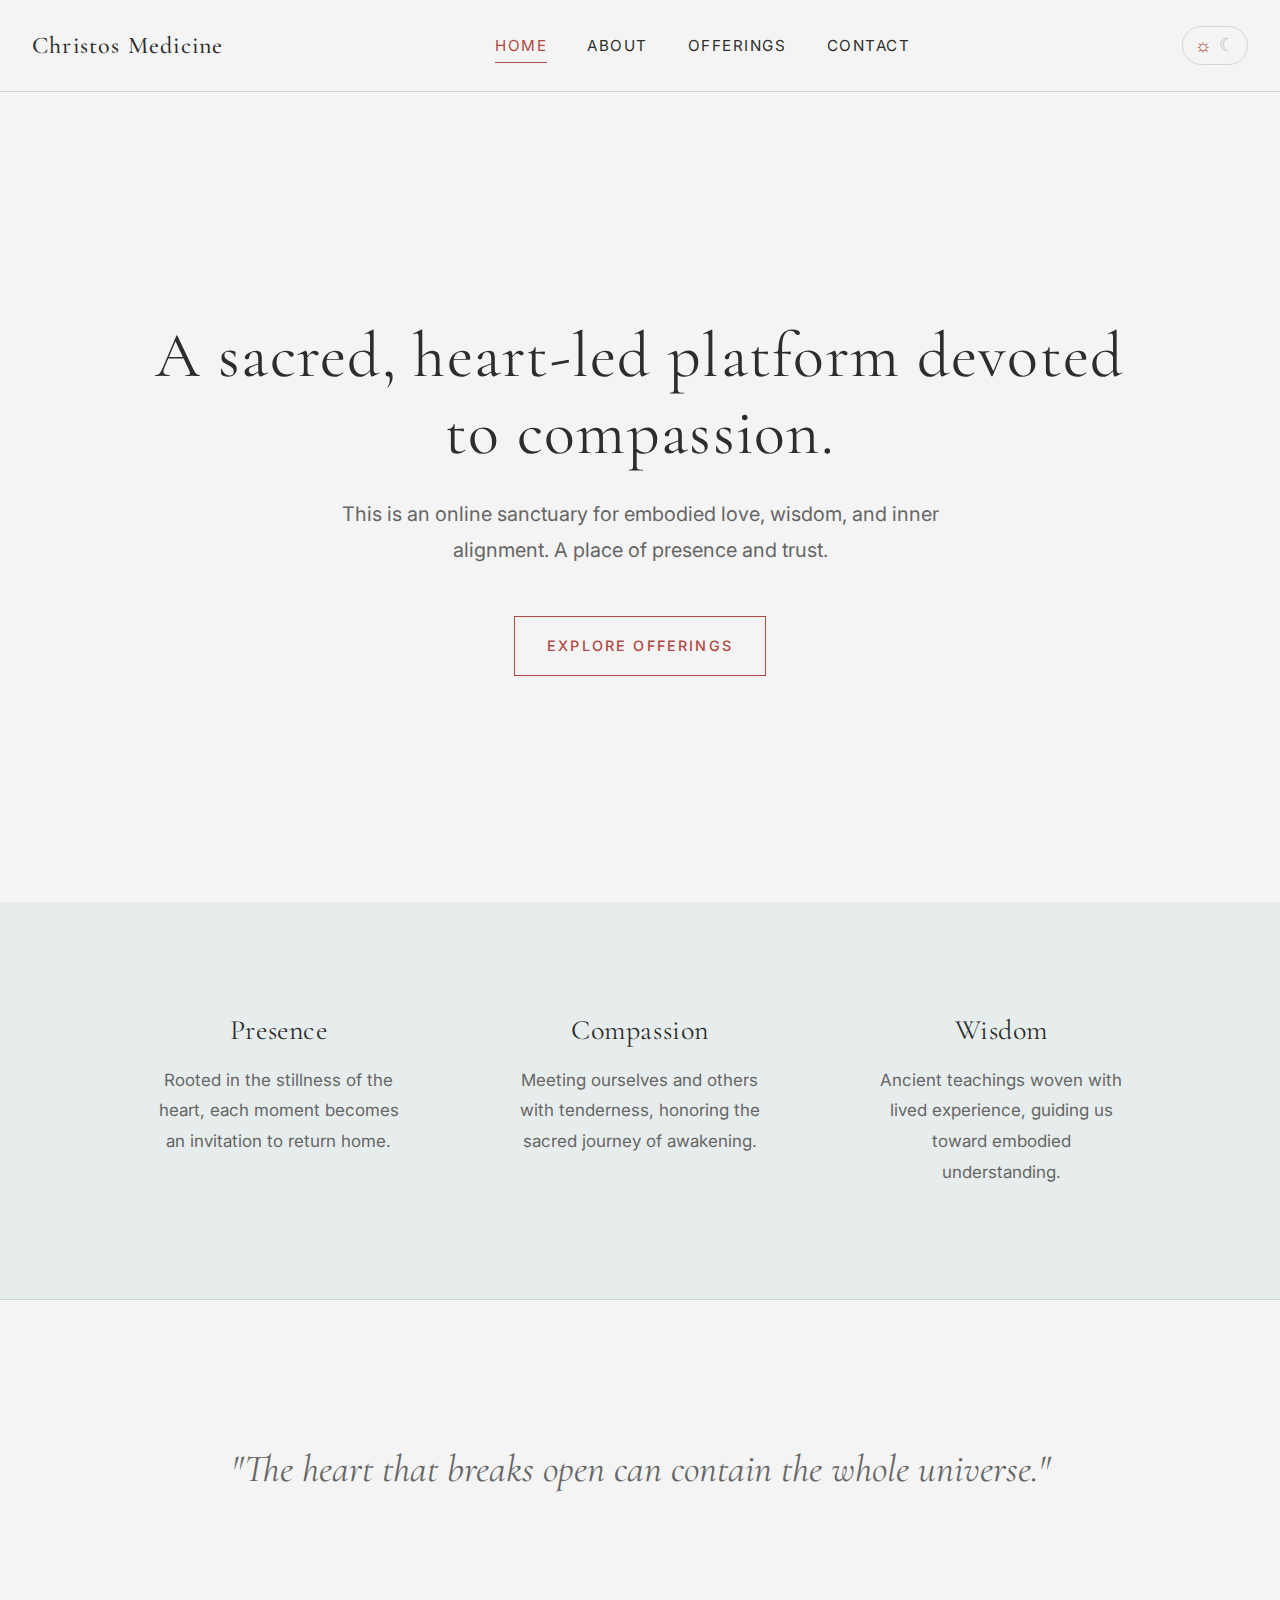
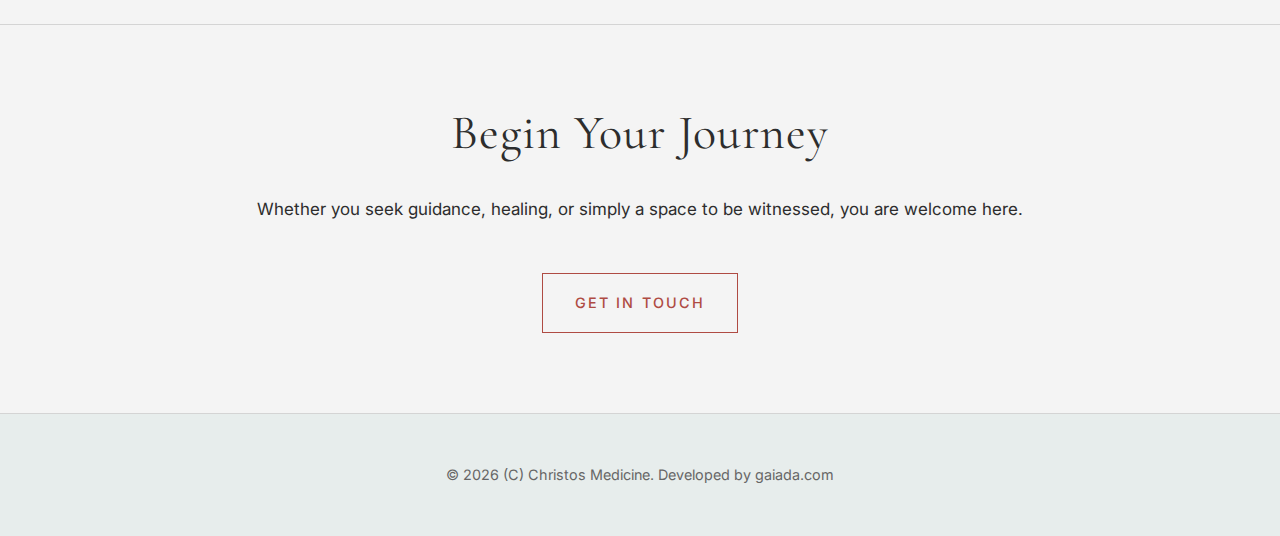
<file: index.html>
<!DOCTYPE html>
<html lang="en" data-theme="light">
<head>
    <meta charset="UTF-8">
    <meta name="viewport" content="width=device-width, initial-scale=1.0">
    <title>Christos Medicine - Home</title>
    <link rel="stylesheet" href="src/styles.css">
    <link rel="preconnect" href="https://fonts.googleapis.com">
    <link rel="preconnect" href="https://fonts.gstatic.com" crossorigin>
    <link href="https://fonts.googleapis.com/css2?family=Cormorant+Garamond:ital,wght@0,300;0,400;0,500;1,300;1,400&family=Inter:wght@300;400;500&display=swap" rel="stylesheet">
</head>
<body>

    <header class="site-header">
        <div class="logo">
            <a href="index.html">Christos Medicine</a>
        </div>
        <nav class="main-nav">
            <ul>
                <li><a href="index.html" class="active">Home</a></li>
                <li><a href="pages/about.html">About</a></li>
                <li><a href="pages/offerings.html">Offerings</a></li>
                <li><a href="pages/contact.html">Contact</a></li>
            </ul>
        </nav>
        <button class="theme-toggle" id="themeToggle" aria-label="Toggle theme">
            <span class="theme-icon sun">&#9788;</span>
            <span class="theme-icon moon">&#9790;</span>
        </button>
    </header>

    <main>
        <section class="hero">
            <div class="container">
                <h1>A sacred, heart-led platform devoted to compassion.</h1>
                <p class="subtitle">This is an online sanctuary for embodied love, wisdom, and inner alignment. A place of presence and trust.</p>
                <a href="pages/offerings.html" class="cta-button">Explore Offerings</a>
            </div>
        </section>

        <section class="intro-section">
            <div class="container">
                <div class="intro-grid">
                    <div class="intro-card">
                        <h3>Presence</h3>
                        <p>Rooted in the stillness of the heart, each moment becomes an invitation to return home.</p>
                    </div>
                    <div class="intro-card">
                        <h3>Compassion</h3>
                        <p>Meeting ourselves and others with tenderness, honoring the sacred journey of awakening.</p>
                    </div>
                    <div class="intro-card">
                        <h3>Wisdom</h3>
                        <p>Ancient teachings woven with lived experience, guiding us toward embodied understanding.</p>
                    </div>
                </div>
            </div>
        </section>

        <section class="quote-section">
            <div class="container">
                <blockquote>
                    <p>"The heart that breaks open can contain the whole universe."</p>
                </blockquote>
            </div>
        </section>

        <section class="cta-section">
            <div class="container">
                <h2>Begin Your Journey</h2>
                <p>Whether you seek guidance, healing, or simply a space to be witnessed, you are welcome here.</p>
                <a href="pages/contact.html" class="cta-button">Get in Touch</a>
            </div>
        </section>
    </main>

    <footer class="site-footer">
        <div class="container">
            <p>&copy; 2026 (C) Christos Medicine. Developed by gaiada.com</p>
        </div>
    </footer>

    <script src="src/script.js"></script>
</body>
</html>
</file>
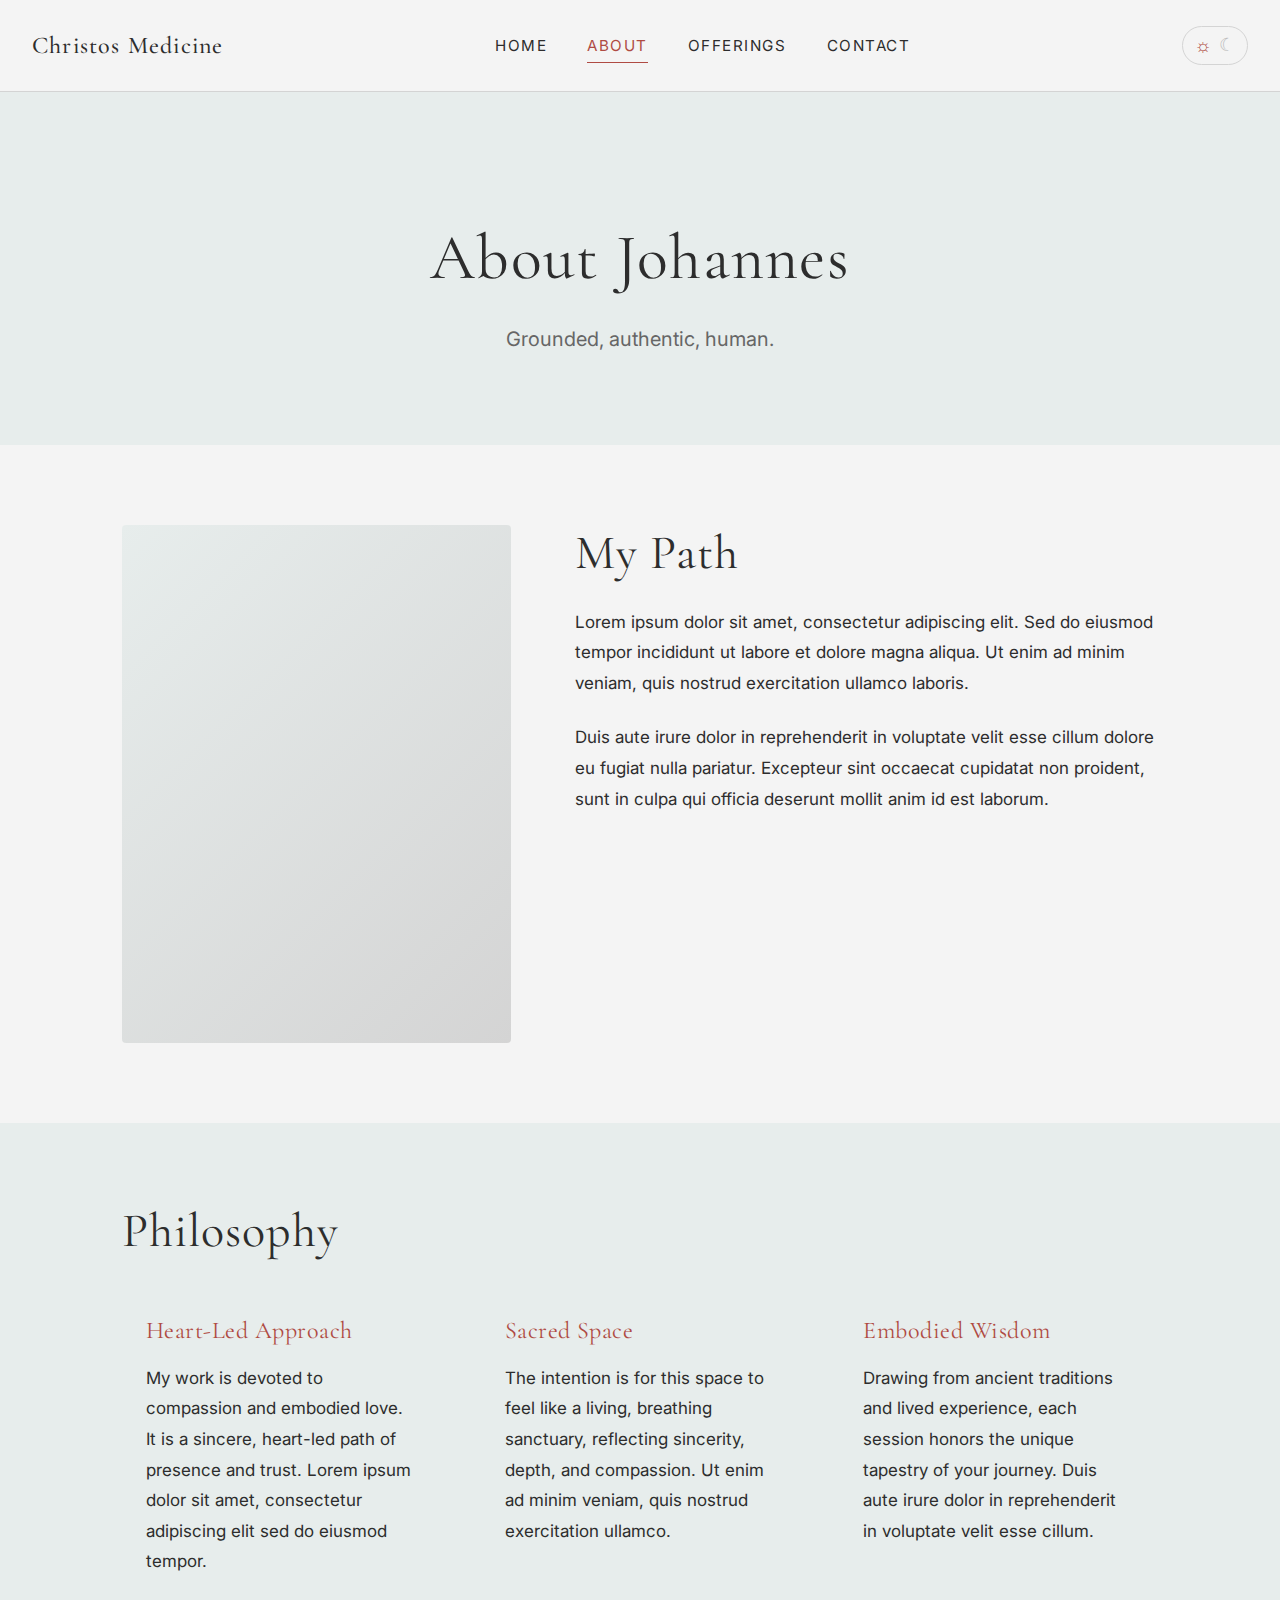
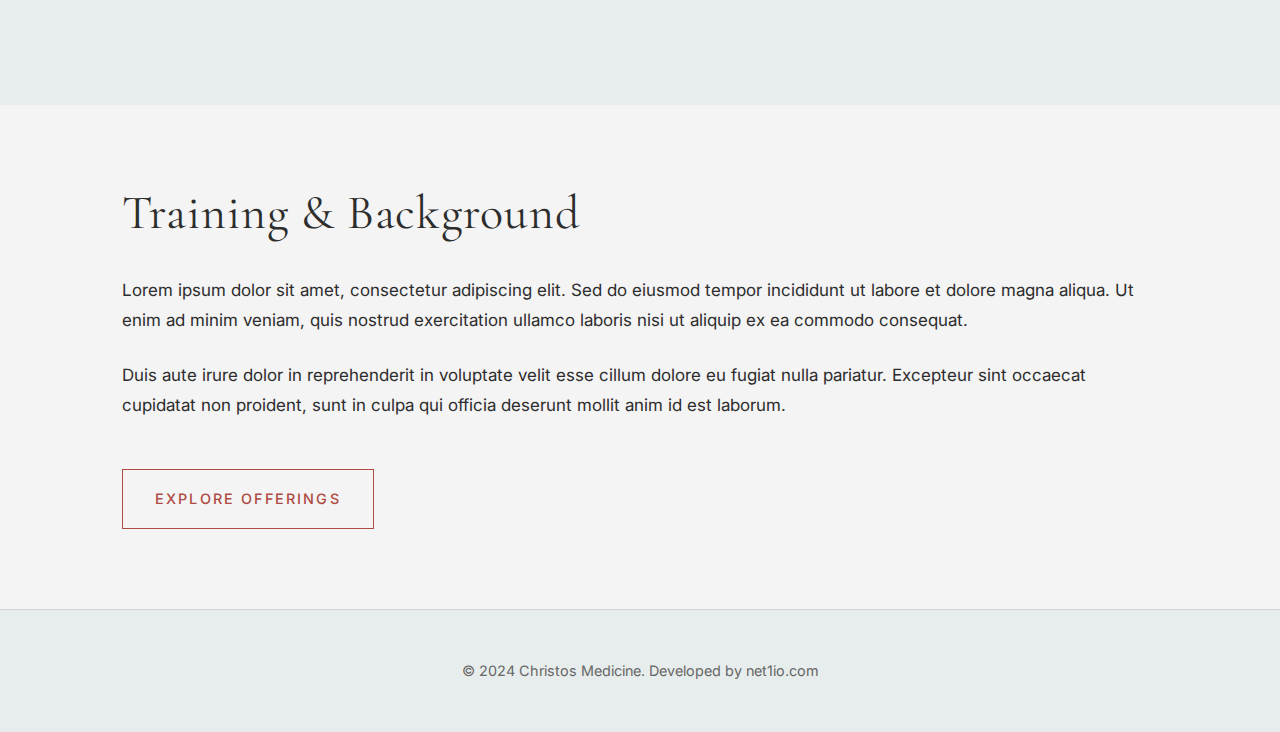
<file: pages/about.html>
<!DOCTYPE html>
<html lang="en" data-theme="light">
<head>
    <meta charset="UTF-8">
    <meta name="viewport" content="width=device-width, initial-scale=1.0">
    <title>Christos Medicine - About</title>
    <link rel="stylesheet" href="../src/styles.css">
    <link rel="preconnect" href="https://fonts.googleapis.com">
    <link rel="preconnect" href="https://fonts.gstatic.com" crossorigin>
    <link href="https://fonts.googleapis.com/css2?family=Cormorant+Garamond:ital,wght@0,300;0,400;0,500;1,300;1,400&family=Inter:wght@300;400;500&display=swap" rel="stylesheet">
</head>
<body>

    <header class="site-header">
        <div class="logo">
            <a href="../index.html">Christos Medicine</a>
        </div>
        <nav class="main-nav">
            <ul>
                <li><a href="../index.html">Home</a></li>
                <li><a href="about.html" class="active">About</a></li>
                <li><a href="offerings.html">Offerings</a></li>
                <li><a href="contact.html">Contact</a></li>
            </ul>
        </nav>
        <button class="theme-toggle" id="themeToggle" aria-label="Toggle theme">
            <span class="theme-icon sun">&#9788;</span>
            <span class="theme-icon moon">&#9790;</span>
        </button>
    </header>

    <main>
        <section class="page-hero">
            <div class="container">
                <h1>About Johannes</h1>
                <p class="subtitle">Grounded, authentic, human.</p>
            </div>
        </section>

        <section class="content-section">
            <div class="container">
                <div class="about-content">
                    <div class="about-image">
                        <div class="image-placeholder"></div>
                    </div>
                    <div class="about-text">
                        <h2>My Path</h2>
                        <p>Lorem ipsum dolor sit amet, consectetur adipiscing elit. Sed do eiusmod tempor incididunt ut labore et dolore magna aliqua. Ut enim ad minim veniam, quis nostrud exercitation ullamco laboris.</p>
                        <p>Duis aute irure dolor in reprehenderit in voluptate velit esse cillum dolore eu fugiat nulla pariatur. Excepteur sint occaecat cupidatat non proident, sunt in culpa qui officia deserunt mollit anim id est laborum.</p>
                    </div>
                </div>
            </div>
        </section>

        <section class="content-section alt-bg">
            <div class="container">
                <h2>Philosophy</h2>
                <div class="philosophy-grid">
                    <div class="philosophy-item">
                        <h3>Heart-Led Approach</h3>
                        <p>My work is devoted to compassion and embodied love. It is a sincere, heart-led path of presence and trust. Lorem ipsum dolor sit amet, consectetur adipiscing elit sed do eiusmod tempor.</p>
                    </div>
                    <div class="philosophy-item">
                        <h3>Sacred Space</h3>
                        <p>The intention is for this space to feel like a living, breathing sanctuary, reflecting sincerity, depth, and compassion. Ut enim ad minim veniam, quis nostrud exercitation ullamco.</p>
                    </div>
                    <div class="philosophy-item">
                        <h3>Embodied Wisdom</h3>
                        <p>Drawing from ancient traditions and lived experience, each session honors the unique tapestry of your journey. Duis aute irure dolor in reprehenderit in voluptate velit esse cillum.</p>
                    </div>
                </div>
            </div>
        </section>

        <section class="content-section">
            <div class="container">
                <h2>Training & Background</h2>
                <p>Lorem ipsum dolor sit amet, consectetur adipiscing elit. Sed do eiusmod tempor incididunt ut labore et dolore magna aliqua. Ut enim ad minim veniam, quis nostrud exercitation ullamco laboris nisi ut aliquip ex ea commodo consequat.</p>
                <p>Duis aute irure dolor in reprehenderit in voluptate velit esse cillum dolore eu fugiat nulla pariatur. Excepteur sint occaecat cupidatat non proident, sunt in culpa qui officia deserunt mollit anim id est laborum.</p>
                <a href="offerings.html" class="cta-button">Explore Offerings</a>
            </div>
        </section>
    </main>

    <footer class="site-footer">
        <div class="container">
            <p>&copy; 2024 Christos Medicine. Developed by net1io.com</p>
        </div>
    </footer>

    <script src="../src/script.js"></script>
</body>
</html>
</file>
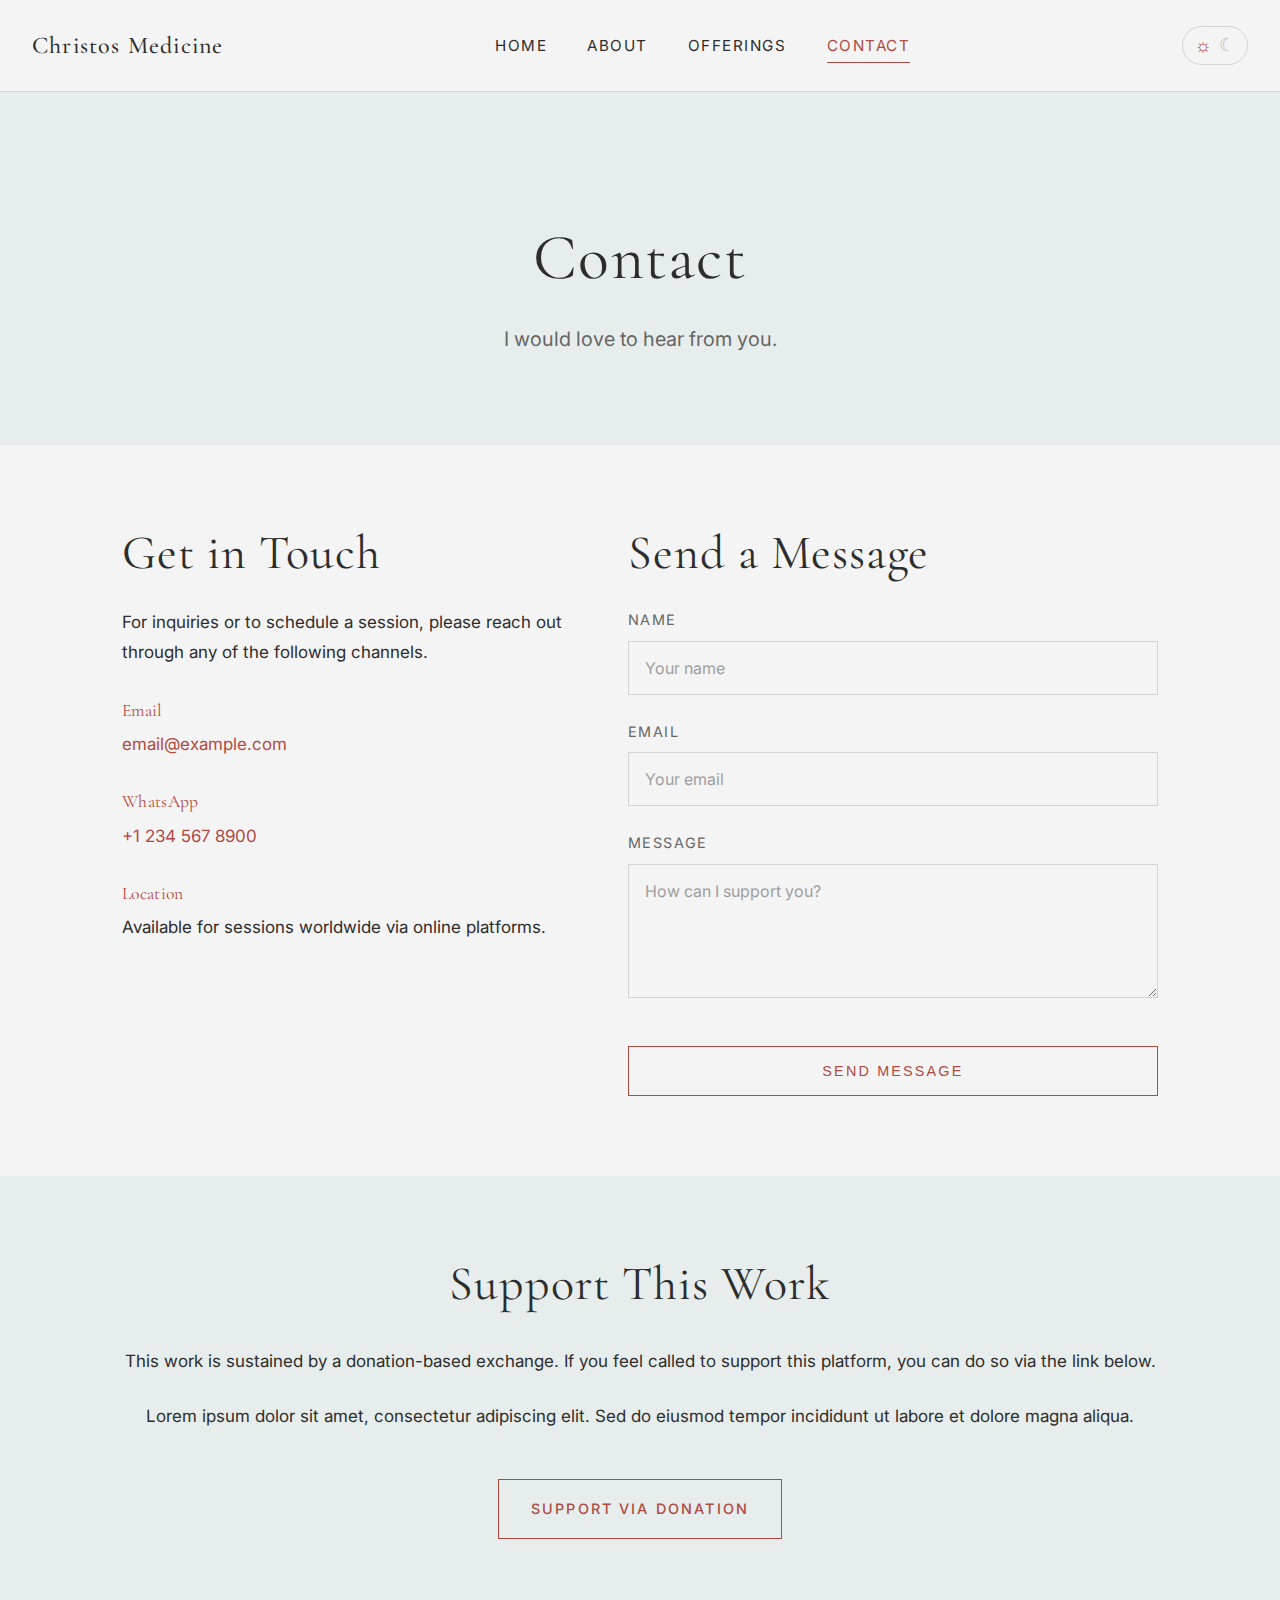
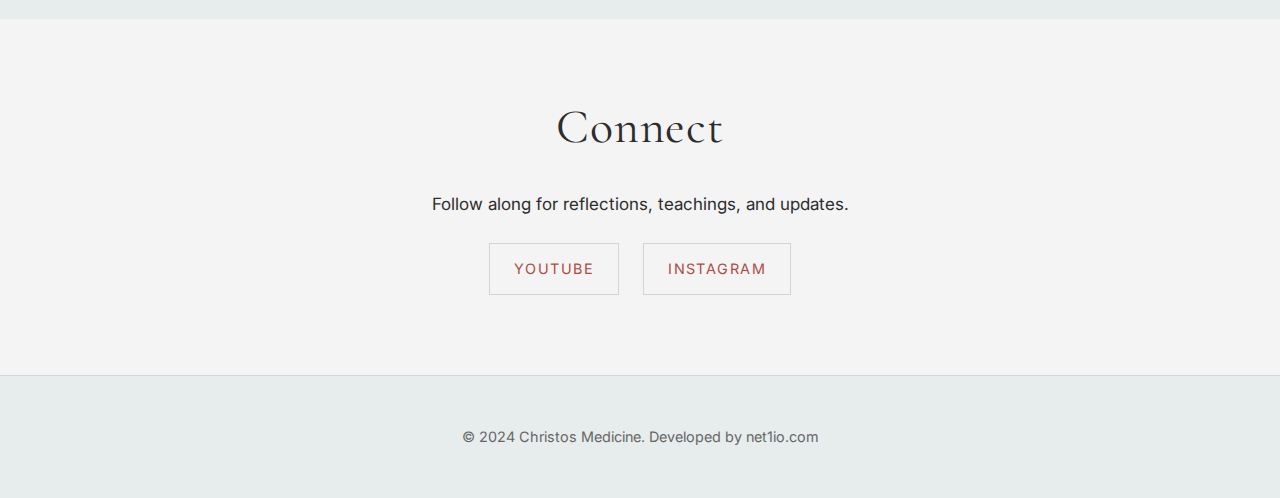
<file: pages/contact.html>
<!DOCTYPE html>
<html lang="en" data-theme="light">
<head>
    <meta charset="UTF-8">
    <meta name="viewport" content="width=device-width, initial-scale=1.0">
    <title>Christos Medicine - Contact</title>
    <link rel="stylesheet" href="../src/styles.css">
    <link rel="preconnect" href="https://fonts.googleapis.com">
    <link rel="preconnect" href="https://fonts.gstatic.com" crossorigin>
    <link href="https://fonts.googleapis.com/css2?family=Cormorant+Garamond:ital,wght@0,300;0,400;0,500;1,300;1,400&family=Inter:wght@300;400;500&display=swap" rel="stylesheet">
</head>
<body>

    <header class="site-header">
        <div class="logo">
            <a href="../index.html">Christos Medicine</a>
        </div>
        <nav class="main-nav">
            <ul>
                <li><a href="../index.html">Home</a></li>
                <li><a href="about.html">About</a></li>
                <li><a href="offerings.html">Offerings</a></li>
                <li><a href="contact.html" class="active">Contact</a></li>
            </ul>
        </nav>
        <button class="theme-toggle" id="themeToggle" aria-label="Toggle theme">
            <span class="theme-icon sun">&#9788;</span>
            <span class="theme-icon moon">&#9790;</span>
        </button>
    </header>

    <main>
        <section class="page-hero">
            <div class="container">
                <h1>Contact</h1>
                <p class="subtitle">I would love to hear from you.</p>
            </div>
        </section>

        <section class="content-section">
            <div class="container">
                <div class="contact-grid">
                    <div class="contact-info">
                        <h2>Get in Touch</h2>
                        <p>For inquiries or to schedule a session, please reach out through any of the following channels.</p>

                        <div class="contact-methods">
                            <div class="contact-method">
                                <h3>Email</h3>
                                <a href="mailto:email@example.com">email@example.com</a>
                            </div>
                            <div class="contact-method">
                                <h3>WhatsApp</h3>
                                <a href="#">+1 234 567 8900</a>
                            </div>
                            <div class="contact-method">
                                <h3>Location</h3>
                                <p>Available for sessions worldwide via online platforms.</p>
                            </div>
                        </div>
                    </div>

                    <div class="contact-form-wrapper">
                        <h2>Send a Message</h2>
                        <form class="contact-form" onsubmit="return false;">
                            <div class="form-group">
                                <label for="name">Name</label>
                                <input type="text" id="name" name="name" placeholder="Your name">
                            </div>
                            <div class="form-group">
                                <label for="email">Email</label>
                                <input type="email" id="email" name="email" placeholder="Your email">
                            </div>
                            <div class="form-group">
                                <label for="message">Message</label>
                                <textarea id="message" name="message" rows="5" placeholder="How can I support you?"></textarea>
                            </div>
                            <button type="submit" class="cta-button">Send Message</button>
                        </form>
                    </div>
                </div>
            </div>
        </section>

        <section class="content-section alt-bg">
            <div class="container text-center">
                <h2>Support This Work</h2>
                <p>This work is sustained by a donation-based exchange. If you feel called to support this platform, you can do so via the link below.</p>
                <p>Lorem ipsum dolor sit amet, consectetur adipiscing elit. Sed do eiusmod tempor incididunt ut labore et dolore magna aliqua.</p>
                <a href="#" class="cta-button" target="_blank">Support via Donation</a>
            </div>
        </section>

        <section class="content-section">
            <div class="container text-center">
                <h2>Connect</h2>
                <p>Follow along for reflections, teachings, and updates.</p>
                <div class="social-links">
                    <a href="#" class="social-link" target="_blank">YouTube</a>
                    <a href="#" class="social-link" target="_blank">Instagram</a>
                </div>
            </div>
        </section>
    </main>

    <footer class="site-footer">
        <div class="container">
            <p>&copy; 2024 Christos Medicine. Developed by net1io.com</p>
        </div>
    </footer>

    <script src="../src/script.js"></script>
</body>
</html>
</file>
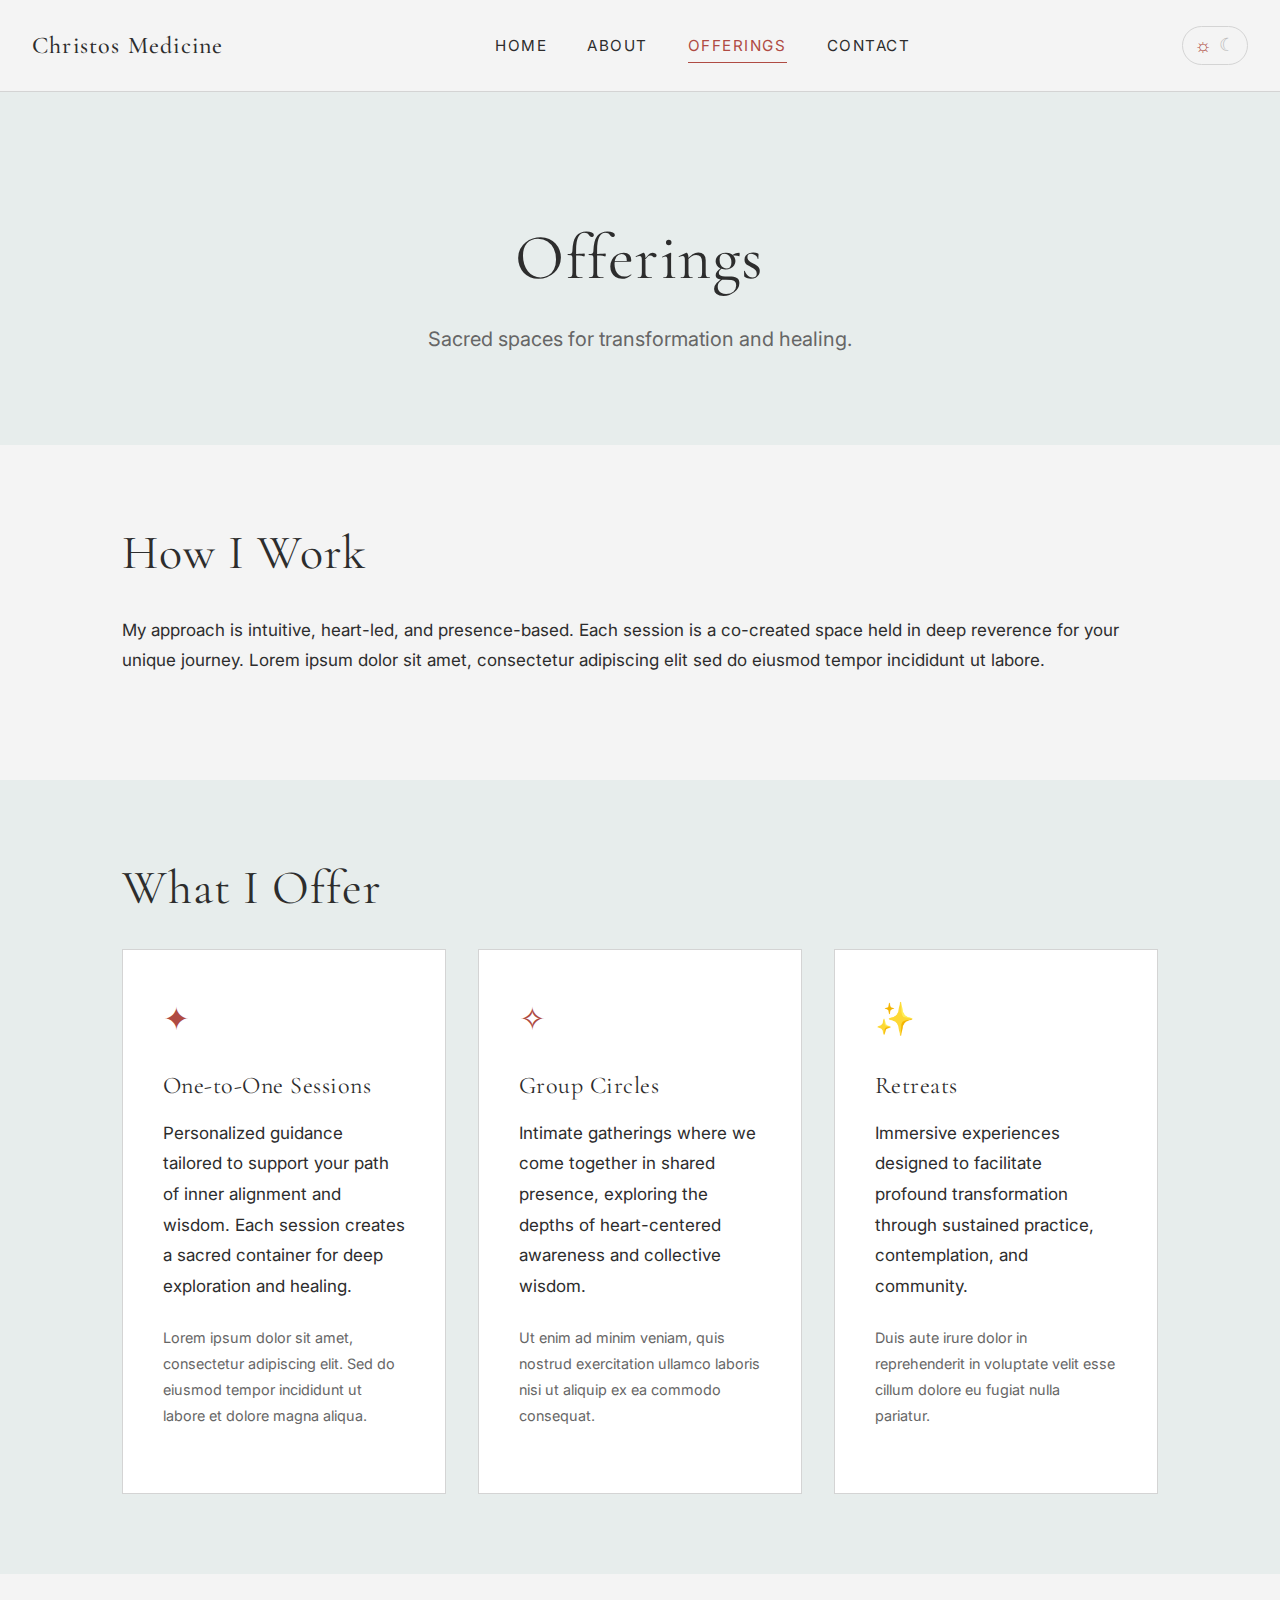
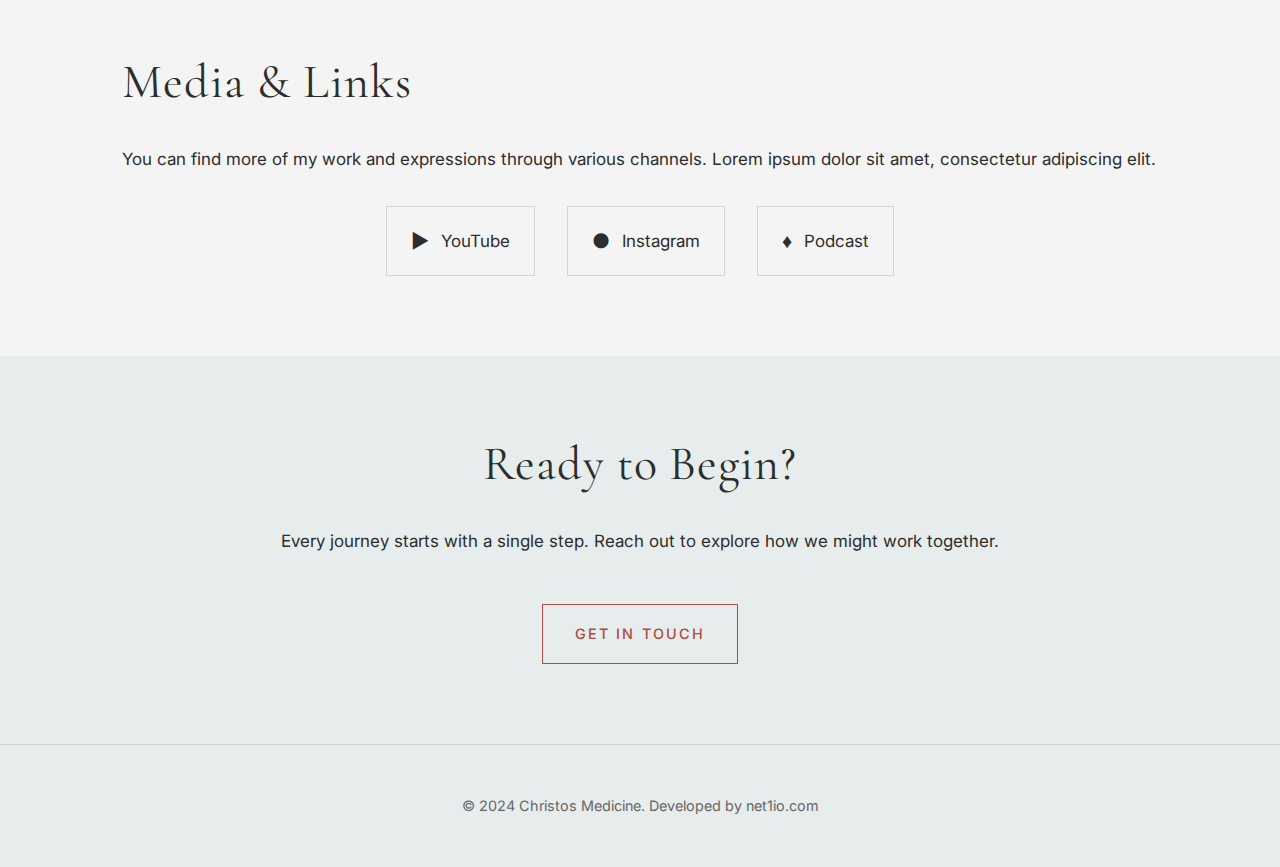
<file: pages/offerings.html>
<!DOCTYPE html>
<html lang="en" data-theme="light">
<head>
    <meta charset="UTF-8">
    <meta name="viewport" content="width=device-width, initial-scale=1.0">
    <title>Christos Medicine - Offerings</title>
    <link rel="stylesheet" href="../src/styles.css">
    <link rel="preconnect" href="https://fonts.googleapis.com">
    <link rel="preconnect" href="https://fonts.gstatic.com" crossorigin>
    <link href="https://fonts.googleapis.com/css2?family=Cormorant+Garamond:ital,wght@0,300;0,400;0,500;1,300;1,400&family=Inter:wght@300;400;500&display=swap" rel="stylesheet">
</head>
<body>

    <header class="site-header">
        <div class="logo">
            <a href="../index.html">Christos Medicine</a>
        </div>
        <nav class="main-nav">
            <ul>
                <li><a href="../index.html">Home</a></li>
                <li><a href="about.html">About</a></li>
                <li><a href="offerings.html" class="active">Offerings</a></li>
                <li><a href="contact.html">Contact</a></li>
            </ul>
        </nav>
        <button class="theme-toggle" id="themeToggle" aria-label="Toggle theme">
            <span class="theme-icon sun">&#9788;</span>
            <span class="theme-icon moon">&#9790;</span>
        </button>
    </header>

    <main>
        <section class="page-hero">
            <div class="container">
                <h1>Offerings</h1>
                <p class="subtitle">Sacred spaces for transformation and healing.</p>
            </div>
        </section>

        <section class="content-section">
            <div class="container">
                <h2>How I Work</h2>
                <p>My approach is intuitive, heart-led, and presence-based. Each session is a co-created space held in deep reverence for your unique journey. Lorem ipsum dolor sit amet, consectetur adipiscing elit sed do eiusmod tempor incididunt ut labore.</p>
            </div>
        </section>

        <section class="content-section alt-bg">
            <div class="container">
                <h2>What I Offer</h2>
                <div class="offerings-grid">
                    <div class="offering-card">
                        <div class="offering-icon">&#10022;</div>
                        <h3>One-to-One Sessions</h3>
                        <p>Personalized guidance tailored to support your path of inner alignment and wisdom. Each session creates a sacred container for deep exploration and healing.</p>
                        <p class="offering-detail">Lorem ipsum dolor sit amet, consectetur adipiscing elit. Sed do eiusmod tempor incididunt ut labore et dolore magna aliqua.</p>
                    </div>
                    <div class="offering-card">
                        <div class="offering-icon">&#10023;</div>
                        <h3>Group Circles</h3>
                        <p>Intimate gatherings where we come together in shared presence, exploring the depths of heart-centered awareness and collective wisdom.</p>
                        <p class="offering-detail">Ut enim ad minim veniam, quis nostrud exercitation ullamco laboris nisi ut aliquip ex ea commodo consequat.</p>
                    </div>
                    <div class="offering-card">
                        <div class="offering-icon">&#10024;</div>
                        <h3>Retreats</h3>
                        <p>Immersive experiences designed to facilitate profound transformation through sustained practice, contemplation, and community.</p>
                        <p class="offering-detail">Duis aute irure dolor in reprehenderit in voluptate velit esse cillum dolore eu fugiat nulla pariatur.</p>
                    </div>
                </div>
            </div>
        </section>

        <section class="content-section">
            <div class="container">
                <h2>Media & Links</h2>
                <p>You can find more of my work and expressions through various channels. Lorem ipsum dolor sit amet, consectetur adipiscing elit.</p>
                <div class="media-links">
                    <a href="#" class="media-link" target="_blank">
                        <span class="media-icon">&#9654;</span>
                        <span>YouTube</span>
                    </a>
                    <a href="#" class="media-link" target="_blank">
                        <span class="media-icon">&#9679;</span>
                        <span>Instagram</span>
                    </a>
                    <a href="#" class="media-link" target="_blank">
                        <span class="media-icon">&#9830;</span>
                        <span>Podcast</span>
                    </a>
                </div>
            </div>
        </section>

        <section class="content-section alt-bg">
            <div class="container text-center">
                <h2>Ready to Begin?</h2>
                <p>Every journey starts with a single step. Reach out to explore how we might work together.</p>
                <a href="contact.html" class="cta-button">Get in Touch</a>
            </div>
        </section>
    </main>

    <footer class="site-footer">
        <div class="container">
            <p>&copy; 2024 Christos Medicine. Developed by net1io.com</p>
        </div>
    </footer>

    <script src="../src/script.js"></script>
</body>
</html>
</file>
<file: src/styles.css>
/* =================
   Global Styles & Variables
   ================= */

/* Light Theme (Ellen Rikhye inspired) */
:root, [data-theme="light"] {
    --bg-color: #f4f4f4;
    --bg-alt: #e7edec;
    --text-color: #2d2d2d;
    --text-muted: #666666;
    --accent-color: #af4b43;
    --accent-hover: #8a3b35;
    --border-color: #d4d4d4;
    --card-bg: #ffffff;
    --header-bg: #f4f4f4;
    --footer-bg: #e7edec;

    --font-heading: 'Cormorant Garamond', Georgia, serif;
    --font-body: 'Inter', -apple-system, BlinkMacSystemFont, sans-serif;
}

/* Dark Theme (NA Clinic Bali inspired) */
[data-theme="dark"] {
    --bg-color: #1a1918;
    --bg-alt: #252321;
    --text-color: #f5f0e8;
    --text-muted: #a8a199;
    --accent-color: #d4b88b;
    --accent-hover: #e8d4b0;
    --border-color: #3d3a36;
    --card-bg: #252321;
    --header-bg: #1a1918;
    --footer-bg: #151413;
}

html {
    scroll-behavior: smooth;
}

* {
    box-sizing: border-box;
}

body {
    background-color: var(--bg-color);
    color: var(--text-color);
    font-family: var(--font-body);
    font-size: 17px;
    line-height: 1.8;
    margin: 0;
    transition: background-color 0.4s ease, color 0.4s ease;
    -webkit-font-smoothing: antialiased;
    -moz-osx-font-smoothing: grayscale;
}

/* =================
   Typography
   ================= */
h1, h2, h3 {
    font-family: var(--font-heading);
    font-weight: 400;
    line-height: 1.2;
    margin-top: 0;
    letter-spacing: 0.02em;
}

h1 {
    font-size: clamp(2.5rem, 5vw, 4rem);
    margin-bottom: 1.5rem;
}

h2 {
    font-size: clamp(2rem, 4vw, 3rem);
    margin-bottom: 2rem;
}

h3 {
    font-size: 1.5rem;
    margin-bottom: 1rem;
}

p {
    margin-bottom: 1.5rem;
    color: var(--text-color);
}

a {
    color: var(--accent-color);
    text-decoration: none;
    transition: color 0.3s ease, opacity 0.3s ease;
}

a:hover {
    color: var(--accent-hover);
}

blockquote {
    margin: 0;
    padding: 2rem 0;
}

blockquote p {
    font-family: var(--font-heading);
    font-size: clamp(1.5rem, 3vw, 2.5rem);
    font-style: italic;
    text-align: center;
    color: var(--text-muted);
}

/* =================
   Layout & Sections
   ================= */
.container {
    max-width: 1100px;
    margin: 0 auto;
    padding: 0 2rem;
}

.text-center {
    text-align: center;
}

/* Hero Sections */
.hero {
    min-height: 90vh;
    display: flex;
    flex-direction: column;
    justify-content: center;
    text-align: center;
    padding: 6rem 0;
}

.page-hero {
    padding: 8rem 0 4rem;
    text-align: center;
    background-color: var(--bg-alt);
}

.subtitle {
    font-size: 1.25rem;
    max-width: 600px;
    margin-left: auto;
    margin-right: auto;
    color: var(--text-muted);
}

/* Content Sections */
.content-section {
    padding: 5rem 0;
}

.content-section.alt-bg {
    background-color: var(--bg-alt);
}

.intro-section {
    padding: 5rem 0;
    background-color: var(--bg-alt);
}

.quote-section {
    padding: 4rem 0;
    border-top: 1px solid var(--border-color);
    border-bottom: 1px solid var(--border-color);
}

.cta-section {
    padding: 5rem 0;
    text-align: center;
}

/* =================
   Header
   ================= */
.site-header {
    display: flex;
    justify-content: space-between;
    align-items: center;
    padding: 1.5rem 2rem;
    background-color: var(--header-bg);
    border-bottom: 1px solid var(--border-color);
    position: sticky;
    top: 0;
    z-index: 100;
    transition: background-color 0.4s ease;
}

.logo a {
    font-family: var(--font-heading);
    font-size: 1.5rem;
    color: var(--text-color);
    font-weight: 500;
    letter-spacing: 0.05em;
}

.logo a:hover {
    color: var(--accent-color);
}

.main-nav ul {
    list-style: none;
    margin: 0;
    padding: 0;
    display: flex;
    gap: 2.5rem;
}

.main-nav a {
    color: var(--text-color);
    font-size: 0.95rem;
    text-transform: uppercase;
    letter-spacing: 0.1em;
    padding: 0.5rem 0;
    position: relative;
}

.main-nav a::after {
    content: '';
    position: absolute;
    bottom: 0;
    left: 0;
    width: 0;
    height: 1px;
    background-color: var(--accent-color);
    transition: width 0.3s ease;
}

.main-nav a:hover::after,
.main-nav a.active::after {
    width: 100%;
}

.main-nav a.active {
    color: var(--accent-color);
}

/* =================
   Theme Toggle
   ================= */
.theme-toggle {
    background: none;
    border: 1px solid var(--border-color);
    cursor: pointer;
    padding: 0.5rem 0.75rem;
    border-radius: 50px;
    display: flex;
    align-items: center;
    gap: 0.5rem;
    transition: all 0.3s ease;
}

.theme-toggle:hover {
    border-color: var(--accent-color);
}

.theme-icon {
    font-size: 1.1rem;
    transition: opacity 0.3s ease, transform 0.3s ease;
}

.theme-icon.sun {
    color: var(--accent-color);
}

.theme-icon.moon {
    color: var(--text-muted);
}

[data-theme="light"] .theme-icon.sun {
    opacity: 1;
    transform: scale(1.1);
}

[data-theme="light"] .theme-icon.moon {
    opacity: 0.4;
}

[data-theme="dark"] .theme-icon.sun {
    opacity: 0.4;
}

[data-theme="dark"] .theme-icon.moon {
    opacity: 1;
    transform: scale(1.1);
    color: var(--accent-color);
}

/* =================
   Footer
   ================= */
.site-footer {
    text-align: center;
    padding: 3rem 2rem;
    background-color: var(--footer-bg);
    border-top: 1px solid var(--border-color);
}

.site-footer p {
    font-size: 0.9rem;
    color: var(--text-muted);
    margin: 0;
}

/* =================
   Components - Buttons
   ================= */
.cta-button {
    display: inline-block;
    border: 1px solid var(--accent-color);
    padding: 1rem 2rem;
    border-radius: 0;
    color: var(--accent-color);
    font-size: 0.9rem;
    font-weight: 500;
    text-transform: uppercase;
    letter-spacing: 0.15em;
    margin-top: 1.5rem;
    transition: all 0.3s ease;
    background: transparent;
    cursor: pointer;
}

.cta-button:hover {
    background-color: var(--accent-color);
    color: var(--bg-color);
}

/* =================
   Components - Cards & Grids
   ================= */
.intro-grid {
    display: grid;
    grid-template-columns: repeat(3, 1fr);
    gap: 3rem;
}

.intro-card {
    text-align: center;
    padding: 2rem;
}

.intro-card h3 {
    font-family: var(--font-heading);
    font-size: 1.75rem;
    margin-bottom: 1rem;
}

.intro-card p {
    color: var(--text-muted);
    margin-bottom: 0;
}

/* About Page */
.about-content {
    display: grid;
    grid-template-columns: 1fr 1.5fr;
    gap: 4rem;
    align-items: start;
}

.about-image {
    position: sticky;
    top: 120px;
}

.image-placeholder {
    width: 100%;
    aspect-ratio: 3/4;
    background: linear-gradient(135deg, var(--bg-alt) 0%, var(--border-color) 100%);
    border-radius: 4px;
}

.about-text h2 {
    text-align: left;
    margin-bottom: 1.5rem;
}

.philosophy-grid {
    display: grid;
    grid-template-columns: repeat(3, 1fr);
    gap: 2.5rem;
}

.philosophy-item {
    padding: 1.5rem;
}

.philosophy-item h3 {
    font-family: var(--font-heading);
    color: var(--accent-color);
}

/* Offerings Page */
.offerings-grid {
    display: grid;
    grid-template-columns: repeat(3, 1fr);
    gap: 2rem;
    margin-top: 2rem;
}

.offering-card {
    background-color: var(--card-bg);
    padding: 2.5rem;
    border: 1px solid var(--border-color);
    transition: all 0.3s ease;
}

.offering-card:hover {
    border-color: var(--accent-color);
    transform: translateY(-4px);
}

.offering-icon {
    font-size: 2rem;
    color: var(--accent-color);
    margin-bottom: 1.5rem;
}

.offering-card h3 {
    font-family: var(--font-heading);
    margin-bottom: 1rem;
}

.offering-detail {
    font-size: 0.9rem;
    color: var(--text-muted);
}

.media-links {
    display: flex;
    gap: 2rem;
    justify-content: center;
    margin-top: 2rem;
}

.media-link {
    display: flex;
    align-items: center;
    gap: 0.75rem;
    padding: 1rem 1.5rem;
    border: 1px solid var(--border-color);
    color: var(--text-color);
    transition: all 0.3s ease;
}

.media-link:hover {
    border-color: var(--accent-color);
    color: var(--accent-color);
}

.media-icon {
    font-size: 1.25rem;
}

/* Contact Page */
.contact-grid {
    display: grid;
    grid-template-columns: 1fr 1.2fr;
    gap: 4rem;
}

.contact-info h2,
.contact-form-wrapper h2 {
    text-align: left;
    margin-bottom: 1.5rem;
}

.contact-methods {
    margin-top: 2rem;
}

.contact-method {
    margin-bottom: 2rem;
}

.contact-method h3 {
    font-size: 1.1rem;
    margin-bottom: 0.5rem;
    color: var(--accent-color);
}

.contact-method p,
.contact-method a {
    margin: 0;
}

/* Contact Form */
.contact-form {
    display: flex;
    flex-direction: column;
    gap: 1.5rem;
}

.form-group {
    display: flex;
    flex-direction: column;
    gap: 0.5rem;
}

.form-group label {
    font-size: 0.9rem;
    text-transform: uppercase;
    letter-spacing: 0.1em;
    color: var(--text-muted);
}

.form-group input,
.form-group textarea {
    padding: 1rem;
    border: 1px solid var(--border-color);
    background-color: var(--bg-color);
    color: var(--text-color);
    font-family: var(--font-body);
    font-size: 1rem;
    transition: all 0.3s ease;
}

.form-group input:focus,
.form-group textarea:focus {
    outline: none;
    border-color: var(--accent-color);
}

.form-group input::placeholder,
.form-group textarea::placeholder {
    color: var(--text-muted);
    opacity: 0.6;
}

/* Social Links */
.social-links {
    display: flex;
    gap: 1.5rem;
    justify-content: center;
    margin-top: 1.5rem;
}

.social-link {
    padding: 0.75rem 1.5rem;
    border: 1px solid var(--border-color);
    font-size: 0.9rem;
    text-transform: uppercase;
    letter-spacing: 0.1em;
    transition: all 0.3s ease;
}

.social-link:hover {
    border-color: var(--accent-color);
    background-color: var(--accent-color);
    color: var(--bg-color);
}

/* =================
   Responsive
   ================= */
@media (max-width: 1024px) {
    .intro-grid,
    .philosophy-grid,
    .offerings-grid {
        grid-template-columns: repeat(2, 1fr);
    }

    .about-content {
        grid-template-columns: 1fr;
        gap: 3rem;
    }

    .about-image {
        position: static;
        max-width: 400px;
        margin: 0 auto;
    }
}

@media (max-width: 768px) {
    .site-header {
        flex-wrap: wrap;
        gap: 1rem;
        padding: 1rem;
    }

    .main-nav ul {
        gap: 1.5rem;
    }

    .main-nav a {
        font-size: 0.85rem;
    }

    .intro-grid,
    .philosophy-grid,
    .offerings-grid {
        grid-template-columns: 1fr;
    }

    .contact-grid {
        grid-template-columns: 1fr;
        gap: 3rem;
    }

    .media-links {
        flex-direction: column;
        align-items: center;
    }

    .hero {
        min-height: 70vh;
        padding: 4rem 0;
    }

    .content-section {
        padding: 3.5rem 0;
    }

    .page-hero {
        padding: 6rem 0 3rem;
    }

    h2 {
        text-align: center;
    }

    .about-text h2,
    .contact-info h2,
    .contact-form-wrapper h2 {
        text-align: center;
    }
}

@media (max-width: 480px) {
    .site-header {
        flex-direction: column;
        text-align: center;
    }

    .main-nav ul {
        flex-wrap: wrap;
        justify-content: center;
        gap: 1rem;
    }

    .cta-button {
        width: 100%;
        text-align: center;
    }

    .social-links {
        flex-direction: column;
        align-items: stretch;
    }

    .social-link {
        text-align: center;
    }
}
</file>
